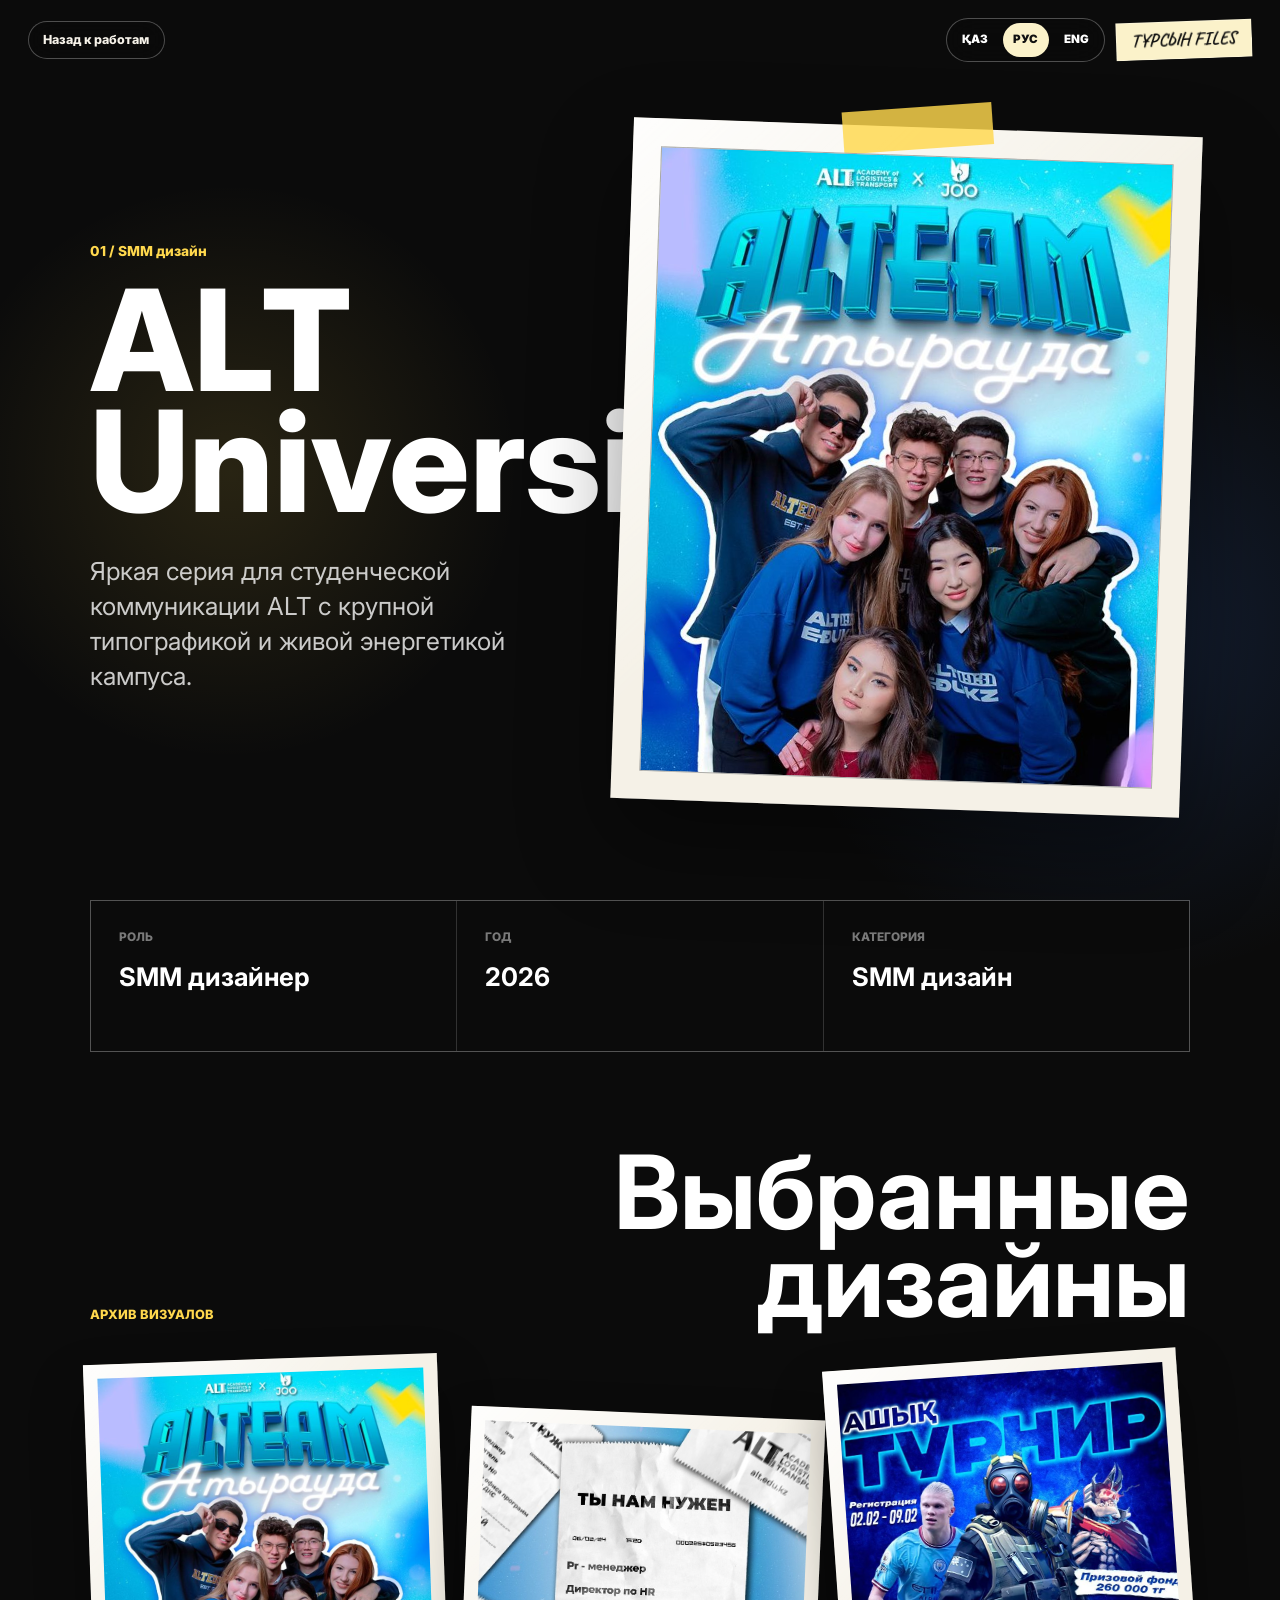
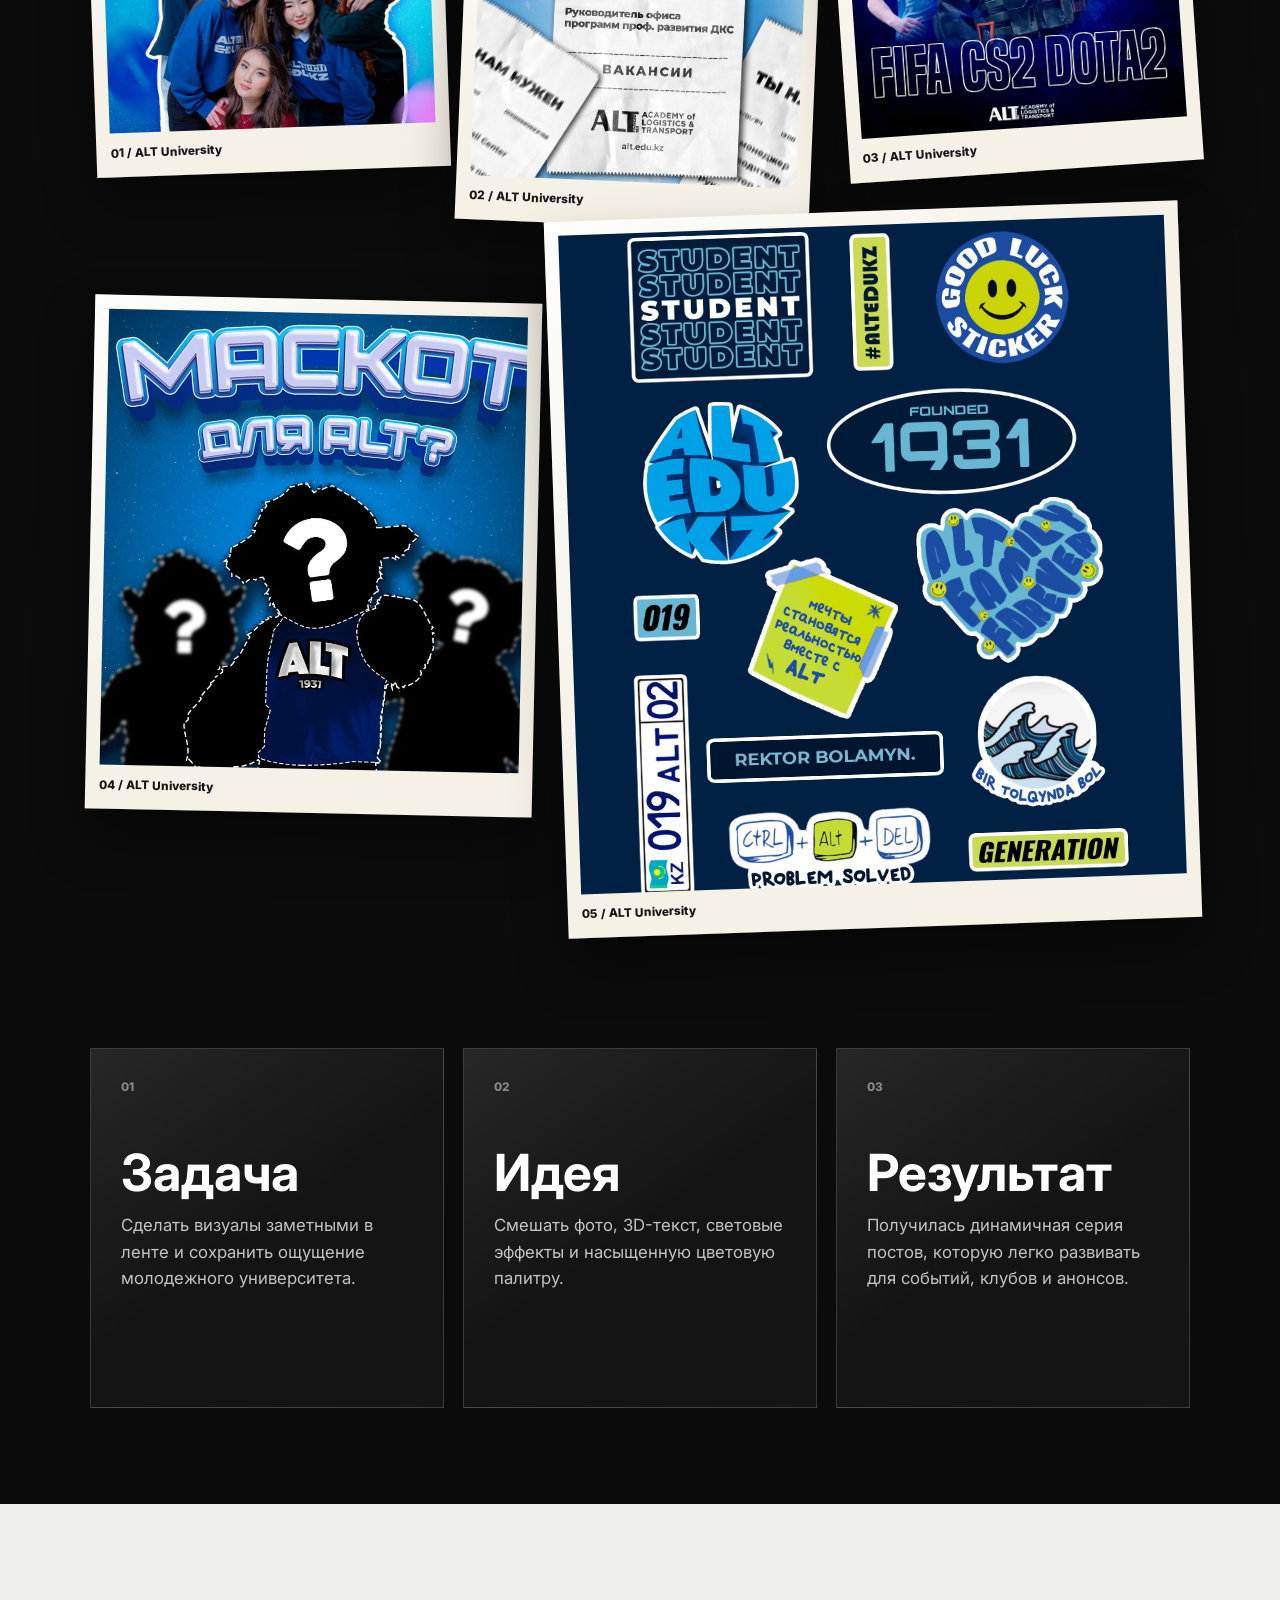
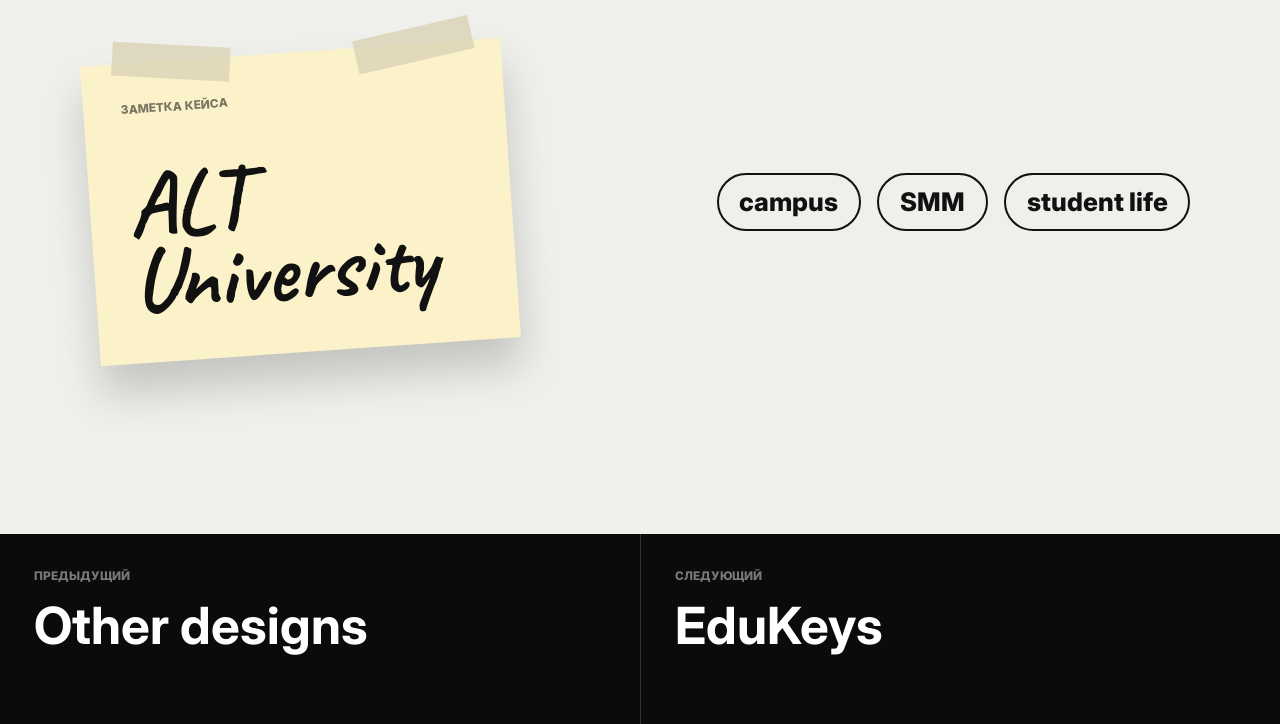
<file: project.html>
<!DOCTYPE html>
<html lang="ru">
  <head>
    <meta charset="UTF-8" />
    <meta name="viewport" content="width=device-width, initial-scale=1.0" />
    <title>Project | Тұрсын Files</title>
    <meta name="description" content="Страница проекта из портфолио Тұрсын." />
    <link rel="preconnect" href="https://fonts.googleapis.com" />
    <link rel="preconnect" href="https://fonts.gstatic.com" crossorigin />
    <link
      href="https://fonts.googleapis.com/css2?family=Caveat:wght@500;700&family=Inter:wght@400;500;600;700;800&display=swap"
      rel="stylesheet"
    />
    <link rel="stylesheet" href="style.css" />
  </head>
  <body class="case-page">
    <header class="case-header">
      <a class="case-back" href="index.html#work">Back to works</a>
      <div class="case-header-actions">
        <div class="language-switcher language-switcher--case" data-language-switcher aria-label="Выбор языка">
          <button type="button" data-lang-option="kk">ҚАЗ</button>
          <button type="button" data-lang-option="ru">РУС</button>
          <button type="button" data-lang-option="en">ENG</button>
        </div>
        <a class="case-logo" href="index.html">ТҰРСЫН FILES</a>
      </div>
    </header>

    <main id="caseRoot" class="case-root" aria-live="polite">
      <section class="case-hero">
        <div class="case-hero-copy">
          <p class="case-eyebrow" id="caseEyebrow">Case file</p>
          <h1 id="caseTitle">Project</h1>
          <p class="case-intro" id="caseIntro"></p>
        </div>

        <div class="case-hero-panel">
          <div class="case-image-frame" id="caseImageFrame">
            <img id="caseImage" src="" alt="" />
            <div class="case-image-placeholder" id="caseImagePlaceholder"></div>
          </div>
        </div>
      </section>

      <section class="case-meta-grid" aria-label="Project details">
        <article>
          <span>Role</span>
          <strong id="caseRole"></strong>
        </article>
        <article>
          <span>Year</span>
          <strong id="caseYear"></strong>
        </article>
        <article>
          <span>Category</span>
          <strong id="caseCategory"></strong>
        </article>
      </section>

      <section class="case-gallery" aria-label="Project visuals">
        <div class="case-gallery-heading">
          <span>Visual archive</span>
          <h2>Selected designs</h2>
        </div>
        <div class="case-gallery-grid" id="caseGallery"></div>
      </section>

      <section class="case-story">
        <article>
          <span>01</span>
          <h2>Brief</h2>
          <p id="caseBrief"></p>
        </article>
        <article>
          <span>02</span>
          <h2>Idea</h2>
          <p id="caseIdea"></p>
        </article>
        <article>
          <span>03</span>
          <h2>Result</h2>
          <p id="caseResult"></p>
        </article>
      </section>

      <section class="case-board" aria-label="Visual direction">
        <div class="case-board-note">
          <span>Case note</span>
          <strong id="caseBoardTitle"></strong>
        </div>
        <div class="case-tags" id="caseTags"></div>
      </section>

      <nav class="case-next" aria-label="Other projects">
        <a id="prevProject" href="#">Previous</a>
        <a id="nextProject" href="#">Next</a>
      </nav>
    </main>

    <script src="project-data-drive.js"></script>
    <script src="language.js"></script>
    <script src="project-detail.js"></script>
  </body>
</html>
</file>
<file: style.css>
:root {
  /* Основные цвета сайта можно менять здесь. */
  --black: #0a0a0a;
  --paper: #f8f8f5;
  --paper-warm: #efefeb;
  --light: #e6e6e6;
  --ink: #111111;
  --muted: #777777;
  --mac-dark: #2f3134;
  --mac-mid: #55585d;
  --marquee-duration: 22s; /* Скорость бегущей строки: меньше число = быстрее. */
}

* {
  box-sizing: border-box;
}

html {
  scroll-behavior: smooth;
}

body {
  margin: 0;
  color: var(--ink);
  background: var(--light);
  font-family: "Inter", Arial, sans-serif;
  line-height: 1.5;
  overflow-x: hidden;
}

a {
  color: inherit;
}

img {
  display: block;
  max-width: 100%;
}

.language-switcher {
  position: fixed;
  top: 18px;
  right: 18px;
  z-index: 30;
  display: inline-flex;
  gap: 4px;
  padding: 4px;
  border: 1px solid rgba(255, 255, 255, 0.24);
  border-radius: 999px;
  background: rgba(10, 10, 10, 0.58);
  box-shadow: 0 14px 34px rgba(0, 0, 0, 0.26);
  backdrop-filter: blur(16px);
}

.language-switcher button {
  display: inline-flex;
  align-items: center;
  justify-content: center;
  min-width: 44px;
  min-height: 34px;
  padding: 0 0.68rem;
  border: 0;
  border-radius: 999px;
  background: transparent;
  color: #ffffff;
  cursor: pointer;
  font: inherit;
  font-size: 0.72rem;
  font-weight: 900;
  letter-spacing: 0;
}

.language-switcher button:hover,
.language-switcher button:focus-visible {
  background: rgba(255, 255, 255, 0.16);
  outline: none;
}

.language-switcher button.is-active {
  background: #fbf2ca;
  color: #111111;
}

.site-shell {
  min-height: 100vh;
}

.intro-section {
  position: relative;
  min-height: 100vh;
  overflow: hidden;
  background: transparent;
  pointer-events: none;
}

.sample-title {
  margin: 0;
  color: #777777;
  font-size: 0.88rem;
  font-weight: 700;
  letter-spacing: 0;
  text-transform: none;
}

.intro-cover {
  position: relative;
  z-index: 2;
  pointer-events: auto;
  display: grid;
  min-height: 100vh;
  place-items: center;
  overflow: hidden;
  background:
    radial-gradient(circle at 50% 45%, rgba(255, 255, 255, 0.055), transparent 31rem),
    var(--black);
}

.mac-scene {
  display: grid;
  width: min(86vw, 560px);
  place-items: center;
  padding-bottom: 4.5rem;
}

.macintosh {
  position: relative;
  width: 100%;
  max-width: 470px;
  filter: drop-shadow(0 2rem 3rem rgba(0, 0, 0, 0.5));
}

.mac-bezel {
  position: relative;
  min-height: 430px;
  padding: 38px 42px 78px;
  border: 2px solid #191a1c;
  border-radius: 38px 38px 24px 24px;
  background:
    linear-gradient(128deg, rgba(255, 255, 255, 0.18), transparent 30%),
    linear-gradient(180deg, #65686e 0%, #3e4146 52%, #26282c 100%);
  box-shadow:
    inset 0 1px 0 rgba(255, 255, 255, 0.22),
    inset -18px -18px 34px rgba(0, 0, 0, 0.28),
    0 18px 40px rgba(0, 0, 0, 0.55);
}

.mac-bezel::before {
  content: "";
  position: absolute;
  inset: 16px 18px auto;
  height: 20px;
  border-radius: 999px;
  background: linear-gradient(90deg, rgba(255, 255, 255, 0.18), transparent 70%);
  opacity: 0.7;
}

.mac-screen {
  position: relative;
  overflow: hidden;
  width: 100%;
  aspect-ratio: 1.25;
  border: 16px solid #17181a;
  border-radius: 17px;
  background: #dcdad2;
  box-shadow:
    inset 0 0 0 2px rgba(255, 255, 255, 0.08),
    0 14px 22px rgba(0, 0, 0, 0.22);
}

.editor-menu {
  display: flex;
  align-items: center;
  gap: 0.48rem;
  height: 22px;
  padding: 0 8px;
  border-bottom: 1px solid #6d6d68;
  background: #f3f2ea;
  color: #1d1d1a;
  font-size: 0.55rem;
  font-weight: 700;
  white-space: nowrap;
}

.editor-stage {
  display: grid;
  grid-template-columns: 34px 1fr;
  height: calc(100% - 22px);
  background:
    linear-gradient(90deg, rgba(0, 0, 0, 0.07) 1px, transparent 1px),
    linear-gradient(0deg, rgba(0, 0, 0, 0.05) 1px, transparent 1px),
    #d8d7d0;
  background-size: 16px 16px;
}

.tool-column {
  display: grid;
  grid-template-columns: repeat(2, 1fr);
  align-content: start;
  gap: 4px;
  padding: 8px 5px;
  border-right: 1px solid #8a8981;
  background: #eceae1;
}

.tool-column span {
  aspect-ratio: 1;
  border: 1px solid #3a3a36;
  background: linear-gradient(135deg, #ffffff, #b8b7ae);
  box-shadow: inset -1px -1px 0 rgba(0, 0, 0, 0.25);
}

.portrait-frame {
  position: relative;
  display: grid;
  width: min(76%, 245px);
  aspect-ratio: 1;
  place-self: center;
  place-items: center;
  overflow: hidden;
  border: 2px solid #1c1c18;
  background:
    linear-gradient(135deg, rgba(255, 255, 255, 0.28), transparent 40%),
    #b9b9b4;
  box-shadow:
    8px 8px 0 rgba(0, 0, 0, 0.12),
    inset 0 0 0 6px rgba(255, 255, 255, 0.18);
}

.portrait-frame img {
  position: absolute;
  inset: 0;
  width: 100%;
  height: 100%;
  object-fit: cover;
}

.avatar-fallback {
  display: grid;
  place-items: center;
  gap: 0.35rem;
  color: #494943;
  text-align: center;
}

.avatar-fallback strong {
  font-size: 3.25rem;
  line-height: 1;
}

.avatar-fallback small {
  font-size: 0.67rem;
  font-weight: 700;
}

.portrait-frame:not(.is-missing) .avatar-fallback {
  display: none;
}

.mac-slot {
  position: absolute;
  right: 45px;
  bottom: 42px;
  width: 116px;
  height: 10px;
  border-radius: 999px;
  background: #17181a;
  box-shadow: inset 0 2px 0 rgba(255, 255, 255, 0.13);
}

.mac-badge {
  position: absolute;
  left: 48px;
  bottom: 36px;
  width: 22px;
  height: 22px;
  border-radius: 5px;
  background:
    linear-gradient(135deg, transparent 0 42%, #e9e9df 43% 58%, transparent 59%),
    linear-gradient(45deg, #232427, #5c5e63);
  box-shadow: inset 0 0 0 1px rgba(255, 255, 255, 0.16);
}

.mac-neck {
  width: 36%;
  height: 26px;
  margin: -2px auto 0;
  border-radius: 0 0 16px 16px;
  background: linear-gradient(180deg, #25272a, #151619);
}

.mac-base {
  width: 62%;
  height: 26px;
  margin: 0 auto;
  border-radius: 999px 999px 20px 20px;
  background: linear-gradient(180deg, #55575c, #24262a);
  box-shadow: 0 12px 20px rgba(0, 0, 0, 0.35);
}

.file-sticker {
  position: absolute;
  left: 50%;
  bottom: 18px;
  display: grid;
  width: min(76%, 340px);
  min-height: 60px;
  padding: 0.55rem 1rem;
  place-items: center;
  transform: translateX(-50%) rotate(-4deg);
  border: 1px solid rgba(0, 0, 0, 0.08);
  background: #fbf2ca;
  box-shadow: 0 10px 18px rgba(0, 0, 0, 0.28);
  color: #161616;
  font-family: "Caveat", cursive;
  font-size: 1.72rem;
  font-weight: 700;
  line-height: 1;
  text-align: center;
}

.file-sticker::before,
.file-sticker::after {
  content: "";
  position: absolute;
  top: -13px;
  width: 82px;
  height: 24px;
  background: rgba(235, 228, 196, 0.62);
  box-shadow: inset 0 0 0 1px rgba(255, 255, 255, 0.35);
}

.file-sticker::before {
  left: 18px;
  transform: rotate(-8deg);
}

.file-sticker::after {
  right: 18px;
  transform: rotate(9deg);
}

.marquee {
  position: absolute;
  right: 0;
  bottom: 28px;
  left: 0;
  overflow: hidden;
  padding: 0.8rem 0;
  border-top: 1px solid rgba(255, 255, 255, 0.12);
  border-bottom: 1px solid rgba(255, 255, 255, 0.12);
  color: #ffffff;
  font-size: 1rem;
  font-weight: 700;
  white-space: nowrap;
}

.marquee-track {
  display: flex;
  width: max-content;
  animation: marquee var(--marquee-duration) linear infinite;
}

.marquee span {
  padding-right: 2rem;
}

@keyframes marquee {
  from {
    transform: translateX(0);
  }

  to {
    transform: translateX(-50%);
  }
}

.work-section {
  min-height: 100vh;
  background: var(--light);
}

.work-pin {
  min-height: 100vh;
  overflow: hidden;
  padding: 64px 0 72px;
  background:
    linear-gradient(180deg, rgba(255, 255, 255, 0.35), transparent 20%),
    var(--light);
}

.sample-title {
  text-align: center;
}

.rail-viewport {
  width: 100%;
  margin-top: 58px;
  overflow: visible;
}

.project-track {
  display: flex;
  align-items: flex-start;
  gap: 4rem;
  width: max-content;
  min-width: 100%;
  padding: 24px 10vw 36px;
  will-change: transform;
}

.project-card {
  flex: 0 0 340px;
  color: inherit;
  text-align: center;
  text-decoration: none;
  transform: rotate(var(--tilt));
  transform-origin: center top;
  transition:
    transform 220ms ease,
    filter 220ms ease;
}

.project-card:hover,
.project-card:focus-visible {
  filter: saturate(1.08);
  outline: none;
  transform: rotate(var(--tilt)) translateY(-12px);
}

.project-card:focus-visible .paper {
  box-shadow:
    0 0 0 4px #111111,
    0 18px 28px rgba(0, 0, 0, 0.17),
    0 3px 0 rgba(0, 0, 0, 0.03);
}

.project-card:nth-child(2n) .project-visual img {
  animation-duration: 11s;
  animation-direction: alternate-reverse;
}

.project-card:nth-child(3n) .project-visual img {
  animation-duration: 13s;
}

.paper {
  position: relative;
  display: grid;
  aspect-ratio: 0.78;
  padding: 26px 24px 24px;
  background:
    linear-gradient(135deg, rgba(255, 255, 255, 0.9), transparent 42%),
    var(--paper);
  box-shadow:
    0 18px 28px rgba(0, 0, 0, 0.17),
    0 3px 0 rgba(0, 0, 0, 0.03);
}

.paper::before {
  content: "";
  position: absolute;
  top: -18px;
  left: 50%;
  width: 118px;
  height: 34px;
  transform: translateX(-50%) rotate(var(--tape-tilt));
  background: var(--tape);
  opacity: 0.88;
  box-shadow:
    inset 0 0 0 1px rgba(255, 255, 255, 0.2),
    0 5px 7px rgba(0, 0, 0, 0.1);
}

.paper::after {
  content: "";
  position: absolute;
  inset: 10px;
  border: 1px solid rgba(0, 0, 0, 0.035);
  pointer-events: none;
}

.project-visual {
  position: relative;
  display: grid;
  min-height: 0;
  place-items: center;
  overflow: hidden;
  border: 1px solid #d7d7d0;
  background: #d4d4d0;
}

.project-visual img {
  width: 100%;
  height: 100%;
  min-height: 100%;
  animation: cardPhotoDrift 9s ease-in-out infinite alternate;
  object-fit: cover;
}

.placeholder {
  position: absolute;
  inset: 0;
  display: none;
  align-items: center;
  justify-content: center;
  padding: 1.2rem;
  background:
    linear-gradient(135deg, rgba(255, 255, 255, 0.28), transparent 42%),
    repeating-linear-gradient(-45deg, rgba(255, 255, 255, 0.18) 0 8px, transparent 8px 16px),
    #cfcfca;
  color: #55554f;
  font-size: 0.94rem;
  font-weight: 800;
  text-align: center;
}

.project-visual.is-missing img {
  display: none;
}

.project-visual.is-missing .placeholder {
  display: flex;
}

.project-title {
  margin: 1.28rem 0 0;
  color: #171717;
  font-size: 1.02rem;
  font-weight: 800;
  line-height: 1.25;
}

.project-category {
  margin: 0.24rem 0 0;
  color: #777777;
  font-size: 0.78rem;
  font-weight: 700;
}

.project-open-cue {
  display: inline-flex;
  margin-top: 0.7rem;
  padding: 0.38rem 0.7rem;
  border: 1px solid rgba(0, 0, 0, 0.22);
  border-radius: 999px;
  color: #171717;
  font-size: 0.72rem;
  font-weight: 800;
}

.about-card {
  flex: 0 0 330px;
}

.about-button {
  position: relative;
  display: grid;
  width: 100%;
  aspect-ratio: 0.78;
  place-items: center;
  border: 0;
  background:
    linear-gradient(135deg, rgba(255, 255, 255, 0.95), transparent 45%),
    #fbfbf8;
  box-shadow: 0 18px 28px rgba(0, 0, 0, 0.17);
  color: #171717;
  cursor: pointer;
  font: inherit;
  transform: rotate(2.5deg);
}

.about-button::before {
  content: "";
  position: absolute;
  top: -16px;
  left: 50%;
  width: 128px;
  height: 34px;
  transform: translateX(-50%) rotate(-5deg);
  background: rgba(105, 97, 219, 0.78);
}

.about-button span {
  display: block;
  font-size: 1.55rem;
  font-weight: 800;
}

.about-button small {
  display: block;
  margin-top: 0.35rem;
  color: #777777;
  font-size: 0.82rem;
  font-weight: 700;
}

.tools-section {
  position: relative;
  min-height: 220vh;
  overflow: hidden;
  background:
    radial-gradient(circle at 20% 16%, rgba(62, 130, 255, 0.18), transparent 20rem),
    radial-gradient(circle at 86% 74%, rgba(255, 216, 77, 0.16), transparent 22rem),
    linear-gradient(180deg, #111111 0%, #050505 100%);
  color: #f8f8f5;
}

.tools-section::before,
.tools-section::after {
  content: "";
  position: absolute;
  right: 0;
  left: 0;
  z-index: 3;
  height: 56px;
  pointer-events: none;
}

.tools-section::before {
  top: 0;
  background: var(--light);
  clip-path: polygon(
    0 0,
    100% 0,
    100% 46%,
    94% 68%,
    87% 38%,
    79% 61%,
    70% 34%,
    61% 66%,
    49% 35%,
    39% 62%,
    29% 39%,
    18% 66%,
    8% 44%,
    0 58%
  );
}

.tools-section::after {
  bottom: 0;
  background: #111111;
  clip-path: polygon(
    0 44%,
    8% 64%,
    18% 38%,
    28% 68%,
    39% 42%,
    50% 63%,
    61% 36%,
    72% 66%,
    82% 41%,
    92% 65%,
    100% 46%,
    100% 100%,
    0 100%
  );
}

.tools-pin {
  position: relative;
  display: grid;
  min-height: 100vh;
  place-items: center;
  overflow: hidden;
}

.tools-orbit {
  position: relative;
  display: grid;
  width: 100%;
  min-height: 100vh;
  place-items: center;
  padding: 7rem 1.5rem;
}

.tools-orbit::before {
  content: "";
  position: absolute;
  left: 50%;
  top: 50%;
  width: min(76vw, 920px);
  height: min(42vw, 430px);
  transform: translate(-50%, -50%) rotate(-4deg);
  border: 1px solid rgba(255, 255, 255, 0.18);
  border-radius: 50%;
  box-shadow:
    0 0 50px rgba(255, 255, 255, 0.08),
    inset 0 0 42px rgba(255, 255, 255, 0.06);
  pointer-events: none;
}

.tools-core {
  position: relative;
  z-index: 2;
  display: grid;
  width: min(88vw, 460px);
  min-height: 300px;
  place-items: center;
  padding: 2.4rem;
  transform: rotate(-2deg);
  border: 1px solid rgba(0, 0, 0, 0.08);
  background:
    linear-gradient(135deg, rgba(255, 255, 255, 0.92), transparent 44%),
    #fbf2ca;
  box-shadow: 0 32px 70px rgba(0, 0, 0, 0.35);
  color: #111111;
  text-align: center;
}

.tools-core::before,
.tools-core::after {
  content: "";
  position: absolute;
  top: -18px;
  width: 118px;
  height: 34px;
  background: rgba(218, 211, 182, 0.78);
}

.tools-core::before {
  left: 34px;
  transform: rotate(7deg);
}

.tools-core::after {
  right: 28px;
  transform: rotate(-9deg);
}

.tools-core p {
  margin: 0;
  color: #777777;
  font-size: 0.78rem;
  font-weight: 900;
  text-transform: uppercase;
}

.tools-core h2 {
  max-width: 10.5ch;
  margin: 0.55rem 0;
  font-size: clamp(2.25rem, 5.2vw, 4.35rem);
  font-weight: 900;
  line-height: 0.9;
  letter-spacing: 0;
}

html[lang="kk"] .tools-core h2,
html[lang="ru"] .tools-core h2 {
  max-width: 12.8ch;
  font-size: clamp(1.9rem, 4.2vw, 3.6rem);
  line-height: 0.96;
}

.tools-core span {
  display: inline-flex;
  align-items: center;
  min-height: 34px;
  padding: 0 0.82rem;
  border: 1px solid rgba(0, 0, 0, 0.18);
  border-radius: 999px;
  color: #333333;
  font-size: 0.74rem;
  font-weight: 800;
}

.tool-icon {
  position: absolute;
  left: 50%;
  top: 50%;
  z-index: 4;
  display: grid;
  width: clamp(66px, 7vw, 94px);
  height: clamp(66px, 7vw, 94px);
  aspect-ratio: 1;
  place-items: center;
  border: 2px solid var(--tool-border, rgba(255, 255, 255, 0.36));
  border-radius: 50%;
  background:
    linear-gradient(135deg, rgba(255, 255, 255, 0.14), transparent 46%),
    var(--tool-bg, #111111);
  box-shadow:
    0 20px 42px rgba(0, 0, 0, 0.36),
    inset 0 0 0 1px rgba(255, 255, 255, 0.08);
  color: var(--tool-color, #ffffff);
  opacity: 0;
  transform: translate(-50%, -50%) scale(0.72);
  will-change: transform, opacity;
}

.tool-icon strong {
  font-size: clamp(1.2rem, 2.6vw, 2rem);
  font-weight: 900;
  line-height: 1;
}

.tool-icon span {
  position: absolute;
  bottom: -28px;
  left: 50%;
  width: max-content;
  max-width: 120px;
  transform: translateX(-50%);
  color: rgba(255, 255, 255, 0.72);
  font-size: 0.68rem;
  font-weight: 900;
  text-align: center;
  white-space: nowrap;
}

.about-section {
  position: relative;
  min-height: 100vh;
  overflow: hidden;
  background:
    radial-gradient(circle at 18% 24%, rgba(0, 0, 0, 0.06), transparent 17rem),
    radial-gradient(circle at 82% 72%, rgba(118, 89, 220, 0.1), transparent 18rem),
    repeating-linear-gradient(90deg, rgba(0, 0, 0, 0.018) 0 1px, transparent 1px 42px),
    #ece9e6;
  color: #f5f2ec;
}

.about-section::before,
.about-section::after {
  content: "";
  position: absolute;
  right: 0;
  left: 0;
  z-index: 2;
  height: 54px;
  pointer-events: none;
  background: #111111;
}

.about-section::before {
  top: 0;
  clip-path: polygon(
    0 0,
    100% 0,
    100% 50%,
    96% 32%,
    91% 58%,
    86% 39%,
    80% 64%,
    74% 36%,
    68% 55%,
    62% 30%,
    55% 60%,
    48% 38%,
    42% 64%,
    35% 34%,
    29% 57%,
    22% 35%,
    16% 62%,
    10% 40%,
    4% 58%,
    0 44%
  );
}

.about-section::after {
  bottom: 0;
  clip-path: polygon(
    0 48%,
    5% 66%,
    11% 36%,
    17% 60%,
    24% 35%,
    31% 67%,
    38% 44%,
    45% 63%,
    52% 37%,
    59% 68%,
    66% 42%,
    73% 62%,
    80% 34%,
    87% 64%,
    94% 40%,
    100% 56%,
    100% 100%,
    0 100%
  );
}

.about-board {
  position: relative;
  width: 100%;
  min-height: 100vh;
  padding: 72px 24px;
}

.about-board::before {
  content: "Ж";
  position: absolute;
  left: 50%;
  top: 50%;
  transform: translate(-50%, -46%) rotate(-8deg);
  color: rgba(0, 0, 0, 0.055);
  font-size: 34rem;
  font-weight: 800;
  line-height: 1;
  pointer-events: none;
}

.about-board-title {
  position: absolute;
  top: 74px;
  left: 50%;
  z-index: 3;
  margin: 0;
  transform: translateX(-50%);
  color: #777777;
  font-size: 0.85rem;
  font-weight: 800;
}

.drag-card {
  position: absolute;
  left: 50%;
  top: 50%;
  z-index: 4;
  border: 1px solid rgba(255, 255, 255, 0.26);
  border-radius: 34px;
  background: #050505;
  box-shadow: 0 24px 46px rgba(0, 0, 0, 0.25);
  cursor: grab;
  touch-action: none;
  user-select: none;
  will-change: transform;
}

.drag-card.is-dragging {
  cursor: grabbing;
  box-shadow: 0 34px 64px rgba(0, 0, 0, 0.34);
}

.card-number {
  position: absolute;
  right: 22px;
  bottom: 18px;
  display: grid;
  width: 32px;
  height: 32px;
  place-items: center;
  border: 1px solid rgba(255, 255, 255, 0.64);
  border-radius: 999px;
  color: #a98dff;
  font-size: 0.86rem;
  font-weight: 800;
}

.card-kicker {
  margin: 0 0 1rem;
  color: #a98dff;
  font-size: 0.88rem;
  font-weight: 800;
}

.profile-drag-card {
  width: 330px;
  height: 430px;
  overflow: hidden;
  border-radius: 48px;
  background: #222222;
}

.profile-drag-card::before {
  content: "";
  position: absolute;
  inset: -10px;
  z-index: 1;
  border: 3px solid rgba(0, 0, 0, 0.9);
  border-radius: 54px;
  transform: rotate(3deg);
  pointer-events: none;
}

.profile-drag-card img {
  position: absolute;
  inset: 0;
  width: 100%;
  height: 100%;
  object-fit: cover;
  filter: grayscale(1) contrast(1.08) brightness(0.58);
}

.profile-fallback {
  position: absolute;
  inset: 0;
  display: grid;
  place-items: center;
  background:
    linear-gradient(135deg, rgba(255, 255, 255, 0.08), transparent 45%),
    #2f2f2f;
  color: rgba(255, 255, 255, 0.28);
  font-size: 6rem;
  font-weight: 800;
}

.profile-drag-card:not(.is-missing) .profile-fallback {
  display: none;
}

.profile-overlay {
  position: absolute;
  inset: 0;
  z-index: 2;
  display: grid;
  place-items: center;
  padding: 2rem;
  background: linear-gradient(180deg, rgba(0, 0, 0, 0.12), rgba(0, 0, 0, 0.38));
  text-align: center;
}

.profile-overlay h1 {
  margin: 0;
  color: #ffffff;
  font-size: 2rem;
  font-weight: 500;
  letter-spacing: 0;
}

.profile-overlay p {
  position: absolute;
  bottom: 38px;
  left: 0;
  width: 100%;
  margin: 0;
  color: #ffffff;
  font-size: 0.85rem;
  font-weight: 600;
}

.about-copy-card {
  width: 410px;
  min-height: 315px;
  padding: 34px 38px 58px;
}

.about-copy-card p:last-child,
.process-card p {
  margin: 0;
  color: #f4f4f0;
  font-size: 1.12rem;
  line-height: 1.55;
}

.skills-card {
  width: 360px;
  min-height: 300px;
  padding: 34px 34px 62px;
}

.pill-cloud {
  display: flex;
  flex-wrap: wrap;
  gap: 0.8rem;
}

.pill-cloud span {
  display: inline-flex;
  align-items: center;
  min-height: 40px;
  padding: 0.55rem 0.9rem;
  border: 1px solid rgba(255, 255, 255, 0.72);
  border-radius: 999px;
  color: #f5f2ec;
  font-size: 0.85rem;
  font-weight: 700;
  transform: rotate(var(--pill-r, -2deg));
}

.pill-cloud span:nth-child(2) {
  --pill-r: 3deg;
}

.pill-cloud span:nth-child(3) {
  --pill-r: -4deg;
}

.pill-cloud span:nth-child(4) {
  --pill-r: 2deg;
}

.process-card {
  width: 390px;
  min-height: 240px;
  padding: 38px 38px 62px;
  border-radius: 36px 36px 72px 36px;
}

.contact-card {
  width: 350px;
  min-height: 230px;
  padding: 34px 34px 62px;
}

.contact-card a {
  display: block;
  width: max-content;
  max-width: 100%;
  margin-top: 0.78rem;
  padding: 0.62rem 0.9rem;
  border: 1px solid rgba(255, 255, 255, 0.7);
  border-radius: 999px;
  color: #ffffff;
  font-size: 0.9rem;
  font-weight: 800;
  text-decoration: none;
}

.contact-card a:hover,
.contact-card a:focus-visible {
  background: #ffffff;
  color: #111111;
  outline: none;
}

.paper-note-card {
  display: grid;
  width: 280px;
  min-height: 210px;
  place-items: center;
  padding: 1.4rem;
  border: 0;
  border-radius: 0;
  background:
    linear-gradient(135deg, rgba(255, 255, 255, 0.76), transparent 45%),
    repeating-linear-gradient(-8deg, rgba(0, 0, 0, 0.035) 0 1px, transparent 1px 11px),
    #fbf2ca;
  clip-path: polygon(
    0 8%,
    7% 2%,
    14% 8%,
    22% 3%,
    31% 9%,
    39% 4%,
    49% 8%,
    58% 3%,
    66% 9%,
    76% 4%,
    86% 8%,
    100% 3%,
    96% 20%,
    100% 34%,
    96% 48%,
    100% 64%,
    95% 78%,
    100% 96%,
    84% 92%,
    73% 98%,
    61% 92%,
    49% 98%,
    36% 93%,
    25% 98%,
    13% 92%,
    0 98%,
    4% 80%,
    0 66%,
    4% 50%,
    0 35%,
    5% 20%
  );
  color: #111111;
  text-align: center;
}

.paper-note-card::before {
  content: "";
  position: absolute;
  top: 14px;
  left: 50%;
  width: 118px;
  height: 28px;
  transform: translateX(-50%) rotate(-4deg);
  background: rgba(235, 228, 196, 0.8);
}

.paper-note-card span {
  font-family: "Caveat", cursive;
  font-size: 3.8rem;
  font-weight: 700;
  line-height: 0.9;
}

.paper-note-card strong {
  display: block;
  margin-top: 0.5rem;
  font-size: 0.78rem;
  letter-spacing: 0.04em;
}

.case-page {
  min-height: 100vh;
  color: #f4f0e8;
  background:
    radial-gradient(circle at 18% 12%, rgba(255, 216, 77, 0.12), transparent 18rem),
    radial-gradient(circle at 88% 16%, rgba(62, 130, 255, 0.16), transparent 22rem),
    #0b0b0b;
}

.case-header {
  position: fixed;
  top: 0;
  right: 0;
  left: 0;
  z-index: 20;
  display: flex;
  align-items: center;
  justify-content: space-between;
  padding: 18px 28px;
  color: #f7f3ea;
  pointer-events: none;
}

.case-header a {
  pointer-events: auto;
  text-decoration: none;
}

.case-header-actions {
  display: flex;
  align-items: center;
  gap: 0.7rem;
  pointer-events: auto;
}

.language-switcher--case {
  position: static;
  border-color: rgba(255, 255, 255, 0.28);
  background: rgba(10, 10, 10, 0.54);
  box-shadow: none;
}

.language-switcher--case button.is-active {
  background: #fbf2ca;
  color: #111111;
}

.case-back,
.case-logo {
  display: inline-flex;
  align-items: center;
  min-height: 38px;
  padding: 0 0.9rem;
  border: 1px solid rgba(255, 255, 255, 0.28);
  border-radius: 999px;
  background: rgba(10, 10, 10, 0.54);
  font-size: 0.78rem;
  font-weight: 800;
  backdrop-filter: blur(14px);
}

.case-logo {
  border-radius: 0;
  background: #fbf2ca;
  color: #111111;
  font-family: "Caveat", cursive;
  font-size: 1.15rem;
  transform: rotate(-2deg);
}

.case-root {
  overflow: hidden;
}

.case-hero {
  display: grid;
  grid-template-columns: minmax(0, 0.92fr) minmax(320px, 1.08fr);
  min-height: 100vh;
  gap: 3rem;
  align-items: center;
  padding: 108px min(7vw, 92px) 72px;
}

.case-eyebrow {
  margin: 0 0 1.1rem;
  color: #ffd84d;
  font-size: 0.86rem;
  font-weight: 800;
}

.case-hero h1 {
  max-width: 10ch;
  margin: 0;
  color: #ffffff;
  font-size: clamp(4rem, 11vw, 10rem);
  font-weight: 800;
  line-height: 0.86;
  letter-spacing: 0;
}

.case-intro {
  max-width: 560px;
  margin: 2rem 0 0;
  color: rgba(255, 255, 255, 0.78);
  font-size: clamp(1.1rem, 2.2vw, 1.55rem);
  line-height: 1.42;
}

.case-hero-panel {
  position: relative;
  padding: 28px;
  transform: rotate(2deg);
  background:
    linear-gradient(135deg, rgba(255, 255, 255, 0.9), transparent 48%),
    #f5f1e7;
  box-shadow: 0 40px 90px rgba(0, 0, 0, 0.42);
}

.case-hero-panel::before {
  content: "";
  position: absolute;
  top: -20px;
  left: 50%;
  width: 150px;
  height: 42px;
  transform: translateX(-50%) rotate(-6deg);
  background: rgba(255, 216, 77, 0.82);
}

.case-image-frame {
  position: relative;
  display: grid;
  aspect-ratio: 0.82;
  overflow: hidden;
  place-items: center;
  border: 1px solid rgba(0, 0, 0, 0.16);
  background:
    repeating-linear-gradient(-45deg, rgba(0, 0, 0, 0.06) 0 8px, transparent 8px 16px),
    #d4d4d0;
}

.case-image-frame img {
  width: 100%;
  height: 100%;
  object-fit: cover;
}

.case-image-placeholder {
  position: absolute;
  inset: 0;
  display: none;
  align-items: center;
  justify-content: center;
  padding: 2rem;
  color: #55554f;
  font-size: clamp(1.8rem, 5vw, 4.4rem);
  font-weight: 800;
  line-height: 0.95;
  text-align: center;
}

.case-image-frame.is-missing .case-image-placeholder {
  display: flex;
}

.case-meta-grid {
  display: grid;
  grid-template-columns: repeat(3, minmax(0, 1fr));
  gap: 1px;
  margin: 0 min(7vw, 92px);
  border: 1px solid rgba(255, 255, 255, 0.16);
  background: rgba(255, 255, 255, 0.16);
}

.case-meta-grid article {
  min-height: 150px;
  padding: 28px;
  background: #0b0b0b;
}

.case-meta-grid span,
.case-story span,
.case-board-note span,
.case-next span {
  display: block;
  color: rgba(255, 255, 255, 0.46);
  font-size: 0.74rem;
  font-weight: 800;
  text-transform: uppercase;
}

.case-meta-grid strong {
  display: block;
  margin-top: 1rem;
  color: #ffffff;
  font-size: clamp(1.25rem, 2vw, 2rem);
  line-height: 1.1;
}

.case-gallery {
  padding: 96px min(7vw, 92px) 24px;
}

.case-gallery-heading {
  display: flex;
  align-items: end;
  justify-content: space-between;
  gap: 2rem;
  margin-bottom: 2.2rem;
}

.case-gallery-heading span {
  color: #ffd84d;
  font-size: 0.8rem;
  font-weight: 800;
  text-transform: uppercase;
}

.case-gallery-heading h2 {
  max-width: 9ch;
  margin: 0;
  color: #ffffff;
  font-size: clamp(2.8rem, 8vw, 7.4rem);
  line-height: 0.86;
  text-align: right;
}

.case-gallery-grid {
  display: grid;
  grid-template-columns: repeat(12, 1fr);
  gap: 1.2rem;
  align-items: start;
}

.case-gallery-card {
  position: relative;
  grid-column: span 4;
  margin: 0;
  padding: 14px;
  transform: rotate(var(--gallery-rotate, -2deg));
  background:
    linear-gradient(135deg, rgba(255, 255, 255, 0.92), transparent 44%),
    #f5f1e7;
  box-shadow: 0 28px 52px rgba(0, 0, 0, 0.34);
  animation: galleryFloat 7s ease-in-out infinite;
  animation-delay: var(--float-delay);
}

.case-gallery-card:nth-child(2n) {
  --gallery-rotate: 2.4deg;
  margin-top: 54px;
}

.case-gallery-card:nth-child(3n) {
  --gallery-rotate: -4deg;
}

.case-gallery-card:nth-child(4n) {
  grid-column: span 5;
  --gallery-rotate: 1.2deg;
}

.case-gallery-card:nth-child(5n) {
  grid-column: span 7;
  margin-top: -34px;
}

.case-gallery-card img {
  width: 100%;
  aspect-ratio: 0.92;
  object-fit: cover;
}

.case-gallery-card figcaption {
  margin-top: 0.78rem;
  color: #171717;
  font-size: 0.74rem;
  font-weight: 800;
}

.case-story {
  display: grid;
  grid-template-columns: repeat(3, minmax(0, 1fr));
  gap: 1.2rem;
  padding: 96px min(7vw, 92px);
}

.case-story article {
  min-height: 360px;
  padding: 30px;
  border: 1px solid rgba(255, 255, 255, 0.16);
  background:
    linear-gradient(145deg, rgba(255, 255, 255, 0.08), transparent 50%),
    #141414;
}

.case-story h2 {
  margin: 3.2rem 0 1rem;
  color: #ffffff;
  font-size: clamp(2rem, 4vw, 4rem);
  line-height: 0.94;
}

.case-story p {
  margin: 0;
  color: rgba(255, 255, 255, 0.74);
  font-size: 1.05rem;
  line-height: 1.58;
}

.case-board {
  display: grid;
  grid-template-columns: minmax(260px, 0.8fr) minmax(0, 1.2fr);
  gap: 3rem;
  align-items: center;
  min-height: 70vh;
  padding: 76px min(7vw, 92px) 110px;
  background:
    repeating-linear-gradient(90deg, rgba(255, 255, 255, 0.05) 0 1px, transparent 1px 54px),
    #efefeb;
  color: #111111;
}

.case-board-note {
  position: relative;
  min-height: 300px;
  padding: 38px;
  transform: rotate(-4deg);
  background: #fbf2ca;
  box-shadow: 0 28px 42px rgba(0, 0, 0, 0.18);
}

.case-board-note::before,
.case-board-note::after {
  content: "";
  position: absolute;
  top: -16px;
  width: 118px;
  height: 34px;
  background: rgba(218, 211, 182, 0.78);
}

.case-board-note::before {
  left: 32px;
  transform: rotate(7deg);
}

.case-board-note::after {
  right: 28px;
  transform: rotate(-9deg);
}

.case-board-note span {
  color: rgba(0, 0, 0, 0.52);
}

.case-board-note strong {
  display: block;
  margin-top: 3rem;
  font-family: "Caveat", cursive;
  font-size: clamp(3rem, 7vw, 6rem);
  line-height: 0.84;
}

.case-tags {
  display: flex;
  flex-wrap: wrap;
  gap: 1rem;
  justify-content: flex-end;
}

.case-tags span {
  display: inline-flex;
  align-items: center;
  min-height: 58px;
  padding: 0 1.3rem;
  border: 2px solid #111111;
  border-radius: 999px;
  font-size: clamp(1rem, 2vw, 1.8rem);
  font-weight: 800;
}

.case-next {
  display: grid;
  grid-template-columns: repeat(2, minmax(0, 1fr));
  gap: 1px;
  background: rgba(255, 255, 255, 0.16);
}

.case-next a {
  min-height: 190px;
  padding: 34px;
  background: #0b0b0b;
  color: #ffffff;
  text-decoration: none;
}

.case-next strong {
  display: block;
  margin-top: 1rem;
  font-size: clamp(1.7rem, 4vw, 4.4rem);
  line-height: 0.92;
}

.case-next a:hover,
.case-next a:focus-visible {
  background: #fbf2ca;
  color: #111111;
  outline: none;
}

.case-next a:hover span,
.case-next a:focus-visible span {
  color: rgba(0, 0, 0, 0.52);
}

@keyframes cardPhotoDrift {
  from {
    transform: scale(1.03) translate3d(-1.5%, -1.5%, 0);
  }

  to {
    transform: scale(1.12) translate3d(2%, 2%, 0);
  }
}

@keyframes galleryFloat {
  0%,
  100% {
    transform: translateY(0) rotate(var(--gallery-rotate, -2deg));
  }

  50% {
    transform: translateY(calc(var(--float-distance, 14px) * -1)) rotate(calc(var(--gallery-rotate, -2deg) * -0.45));
  }
}

@media (max-width: 820px) {
  .mac-scene {
    width: min(90vw, 440px);
  }

  .mac-bezel {
    min-height: 360px;
    padding: 32px 32px 66px;
    border-radius: 30px 30px 22px 22px;
  }

  .file-sticker {
    font-size: 1.38rem;
  }

  .project-track {
    gap: 2.4rem;
    padding-inline: 7vw;
  }

  .project-card,
  .about-card {
    flex-basis: 300px;
  }

  .profile-drag-card {
    width: 300px;
    height: 390px;
  }

  .about-copy-card,
  .process-card {
    width: 350px;
  }

  .skills-card,
  .contact-card {
    width: 315px;
  }

  .paper-note-card {
    width: 240px;
    min-height: 190px;
  }

  .tools-orbit::before {
    width: 82vw;
    height: 52vw;
  }

  .case-hero,
  .case-board {
    grid-template-columns: 1fr;
  }

  .case-meta-grid,
  .case-story {
    grid-template-columns: 1fr;
  }

  .case-gallery-grid {
    grid-template-columns: repeat(6, 1fr);
  }

  .case-gallery-card,
  .case-gallery-card:nth-child(4n),
  .case-gallery-card:nth-child(5n) {
    grid-column: span 3;
  }

  .case-tags {
    justify-content: flex-start;
  }
}

@media (max-width: 640px) {
  .language-switcher {
    top: 10px;
    right: 10px;
    gap: 2px;
    padding: 3px;
  }

  .language-switcher button {
    min-width: 38px;
    min-height: 32px;
    padding: 0 0.48rem;
    font-size: 0.66rem;
  }

  .intro-cover {
    align-items: center;
  }

  .mac-scene {
    padding-bottom: 5.5rem;
  }

  .mac-bezel {
    min-height: 300px;
    padding: 24px 24px 58px;
  }

  .editor-menu {
    gap: 0.32rem;
    font-size: 0.45rem;
  }

  .editor-stage {
    grid-template-columns: 28px 1fr;
  }

  .avatar-fallback strong {
    font-size: 2.35rem;
  }

  .mac-slot {
    right: 30px;
    bottom: 34px;
    width: 88px;
  }

  .mac-badge {
    left: 32px;
    bottom: 29px;
  }

  .file-sticker {
    bottom: 8px;
    min-height: 52px;
    font-size: 1.14rem;
  }

  .marquee {
    bottom: 18px;
    font-size: 0.86rem;
  }

  .work-pin {
    padding-top: 44px;
  }

  .rail-viewport {
    margin-top: 36px;
    overflow: visible;
  }

  .project-track {
    display: grid;
    width: min(100%, 390px);
    gap: 3rem;
    margin: 0 auto;
    padding: 20px 24px 56px;
  }

  .project-card,
  .about-card {
    width: 100%;
    max-width: 330px;
    justify-self: center;
  }

  .tools-section {
    min-height: 190vh;
  }

  .tools-orbit {
    min-height: 100vh;
    padding: 5.8rem 1rem 6.4rem;
  }

  .tools-orbit::before {
    width: min(78vw, 330px);
    height: min(78vw, 330px);
    transform: translate(-50%, -50%) rotate(0deg);
  }

  .tools-core {
    width: min(78vw, 300px);
    min-height: 245px;
    padding: 1.65rem 1.35rem;
  }

  .tools-core h2 {
    font-size: clamp(2.1rem, 12vw, 3.4rem);
  }

  html[lang="kk"] .tools-core h2,
  html[lang="ru"] .tools-core h2 {
    max-width: 12ch;
    font-size: clamp(1.55rem, 8.6vw, 2.45rem);
    line-height: 1;
  }

  .tools-core span {
    min-height: 30px;
    padding-inline: 0.65rem;
    font-size: 0.65rem;
  }

  .tool-icon {
    width: 58px;
    height: 58px;
    border-radius: 50%;
  }

  .tool-icon span {
    bottom: -23px;
    font-size: 0.58rem;
  }

  .about-section {
    overflow: hidden;
  }

  .about-board {
    display: block;
    min-height: clamp(780px, 118vh, 980px);
    padding: 84px 16px 72px;
  }

  .about-board::before {
    display: none;
  }

  .about-board-title {
    position: relative;
    z-index: 10;
    width: 100%;
    margin: 0 0 0.35rem;
    transform: none;
    color: #555555;
    text-align: center;
  }

  .drag-card {
    position: absolute;
    left: 50%;
    top: 50%;
    max-width: calc(100vw - 32px);
    border-radius: 28px;
    cursor: grab;
    touch-action: none;
  }

  .profile-drag-card {
    width: min(100%, 280px);
    height: 360px;
  }

  .profile-overlay h1 {
    font-size: 1.55rem;
  }

  .about-copy-card,
  .process-card,
  .skills-card,
  .contact-card {
    width: min(100%, 330px);
    min-height: auto;
    padding: 28px 26px 58px;
  }

  .about-copy-card p:last-child,
  .process-card p {
    font-size: 0.98rem;
  }

  .paper-note-card {
    width: min(100%, 240px);
    min-height: 170px;
  }

  .paper-note-card span {
    font-size: 3rem;
  }

  .case-header {
    align-items: flex-start;
    gap: 0.45rem;
    padding: 12px;
  }

  .case-header-actions {
    gap: 0.35rem;
  }

  .case-back,
  .case-logo {
    min-height: 34px;
    padding-inline: 0.55rem;
    font-size: 0.64rem;
  }

  .case-logo {
    font-size: 0.95rem;
  }

  .case-hero {
    min-height: auto;
    padding: 92px 18px 48px;
  }

  .case-hero h1 {
    font-size: clamp(3rem, 17vw, 4.7rem);
  }

  .case-hero-panel {
    padding: 18px;
  }

  .case-meta-grid {
    margin-inline: 18px;
  }

  .case-story {
    padding: 56px 18px;
  }

  .case-gallery {
    padding: 56px 18px 8px;
  }

  .case-gallery-heading {
    display: block;
  }

  .case-gallery-heading h2 {
    margin-top: 0.7rem;
    text-align: left;
  }

  .case-gallery-grid {
    grid-template-columns: 1fr;
  }

  .case-gallery-card,
  .case-gallery-card:nth-child(4n),
  .case-gallery-card:nth-child(5n) {
    grid-column: auto;
    margin-top: 0;
  }

  .case-story article {
    min-height: 280px;
  }

  .case-board {
    padding: 54px 18px 72px;
  }

  .case-next {
    grid-template-columns: 1fr;
  }
}

@media (prefers-reduced-motion: reduce) {
  html {
    scroll-behavior: auto;
  }

  *,
  *::before,
  *::after {
    animation-duration: 0.001ms !important;
    animation-iteration-count: 1 !important;
    scroll-behavior: auto !important;
  }
}
</file>
